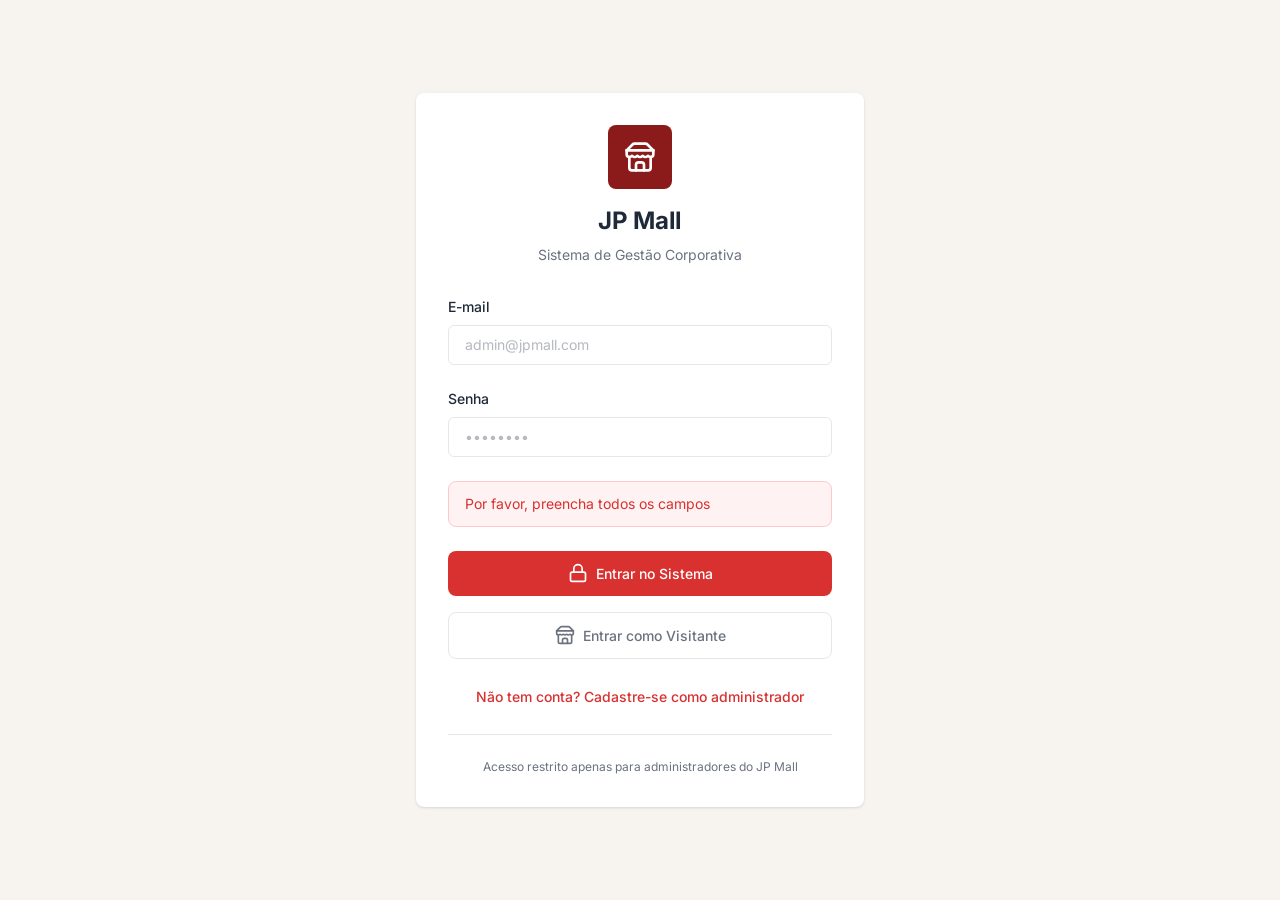
<file: static/index.html>
<!DOCTYPE html>
<html lang=en><!--
 Page saved with SingleFile 
 url: https://line-nacre-94127021.figma.site/ 
 saved date: Fri May 08 2026 23:44:15 GMT-0300 (Hora padrão de Brasília)
-->
<meta charset=utf-8>
<meta name=viewport content="width=device-width, initial-scale=1">
<meta name=color-scheme content="light dark">
<style id=reset-css>
    @layer figreset, figoverridable, reset, theme, base, figutils, components, utilities;

    @layer figoverridable {
        :root {
            font-synthesis: none
        }
    }

    @layer figutils {
        :root {
            --banner-height: 48px;
            --banner-height-v2: 40px;
            --full-height-with-banner: calc(100dvh - var(--banner-height))
        }
    }
</style>
<meta id=meta-1vaaa name=description
    content="Secure admin portal for managing and registering stores with detailed information, enabling streamlined oversight and updates by authorized users.">
<meta id=meta-9m4b79 name=title content="Admin Dashboard Setup">
<meta id=meta-yw3oin name=robots content=noindex>
<meta id=meta-1ab1uk name=twitter:card content=summary_large_image>
<meta id=meta-fnr44y name=twitter:url content=https://line-nacre-94127021.figma.site />
<meta id=meta-4d9isu name=twitter:title content="Admin Dashboard Setup">
<meta id=meta-jx5bp5 name=twitter:description
    content="Secure admin portal for managing and registering stores with detailed information, enabling streamlined oversight and updates by authorized users.">
<meta id=meta-mwcotp property=og:title content="Admin Dashboard Setup">
<meta id=meta-opr1jg property=og:description
    content="Secure admin portal for managing and registering stores with detailed information, enabling streamlined oversight and updates by authorized users.">
<meta id=meta-zfz6ci property=og:type content=website>
<meta id=meta-oncyjb property=og:url content=https://line-nacre-94127021.figma.site />
<meta id=meta-gk9da6 property=og:site_name content="Admin Dashboard Setup">
<title id=title-p42ug0>Admin Dashboard Setup</title>
<style>
    @font-face {
        font-family: "Inter";
        font-style: normal;
        font-weight: 400;
        src: url([data-uri])format("woff2");
        unicode-range: U+0000-00FF, U+0131, U+0152-0153, U+02BB-02BC, U+02C6, U+02DA, U+02DC, U+0304, U+0308, U+0329, U+2000-206F, U+20AC, U+2122, U+2191, U+2193, U+2212, U+2215, U+FEFF, U+FFFD
    }

    @font-face {
        font-family: "Inter";
        font-style: normal;
        font-weight: 500;
        src: url([data-uri])format("woff2");
        unicode-range: U+0000-00FF, U+0131, U+0152-0153, U+02BB-02BC, U+02C6, U+02DA, U+02DC, U+0304, U+0308, U+0329, U+2000-206F, U+20AC, U+2122, U+2191, U+2193, U+2212, U+2215, U+FEFF, U+FFFD
    }

    @font-face {
        font-family: "Inter";
        font-style: normal;
        font-weight: 600;
        src: url([data-uri])format("woff2");
        unicode-range: U+0000-00FF, U+0131, U+0152-0153, U+02BB-02BC, U+02C6, U+02DA, U+02DC, U+0304, U+0308, U+0329, U+2000-206F, U+20AC, U+2122, U+2191, U+2193, U+2212, U+2215, U+FEFF, U+FFFD
    }

    @font-face {
        font-family: "Inter";
        font-style: normal;
        font-weight: 700;
        src: url([data-uri])format("woff2");
        unicode-range: U+0000-00FF, U+0131, U+0152-0153, U+02BB-02BC, U+02C6, U+02DA, U+02DC, U+0304, U+0308, U+0329, U+2000-206F, U+20AC, U+2122, U+2191, U+2193, U+2212, U+2215, U+FEFF, U+FFFD
    }

    /*! tailwindcss v4.1.12 | MIT License | https://tailwindcss.com */
    @layer properties {
        @supports (((-webkit-hyphens:none)) and (not (margin-trim:inline))) or ((-moz-orient:inline) and (not (color:rgb(from red r g b)))) {

            *,
            :before,
            :after,
            ::backdrop {
                --tw-translate-x: 0;
                --tw-translate-y: 0;
                --tw-translate-z: 0;
                --tw-rotate-x: initial;
                --tw-rotate-y: initial;
                --tw-rotate-z: initial;
                --tw-skew-x: initial;
                --tw-skew-y: initial;
                --tw-space-y-reverse: 0;
                --tw-space-x-reverse: 0;
                --tw-border-style: solid;
                --tw-gradient-position: initial;
                --tw-gradient-from: #0000;
                --tw-gradient-via: #0000;
                --tw-gradient-to: #0000;
                --tw-gradient-stops: initial;
                --tw-gradient-via-stops: initial;
                --tw-gradient-from-position: 0%;
                --tw-gradient-via-position: 50%;
                --tw-gradient-to-position: 100%;
                --tw-leading: initial;
                --tw-font-weight: initial;
                --tw-tracking: initial;
                --tw-ordinal: initial;
                --tw-slashed-zero: initial;
                --tw-numeric-figure: initial;
                --tw-numeric-spacing: initial;
                --tw-numeric-fraction: initial;
                --tw-shadow: 0 0#0000;
                --tw-shadow-color: initial;
                --tw-shadow-alpha: 100%;
                --tw-inset-shadow: 0 0#0000;
                --tw-inset-shadow-color: initial;
                --tw-inset-shadow-alpha: 100%;
                --tw-ring-color: initial;
                --tw-ring-shadow: 0 0#0000;
                --tw-inset-ring-color: initial;
                --tw-inset-ring-shadow: 0 0#0000;
                --tw-ring-inset: initial;
                --tw-ring-offset-width: 0px;
                --tw-ring-offset-color: #fff;
                --tw-ring-offset-shadow: 0 0#0000;
                --tw-outline-style: solid;
                --tw-blur: initial;
                --tw-brightness: initial;
                --tw-contrast: initial;
                --tw-grayscale: initial;
                --tw-hue-rotate: initial;
                --tw-invert: initial;
                --tw-opacity: initial;
                --tw-saturate: initial;
                --tw-sepia: initial;
                --tw-drop-shadow: initial;
                --tw-drop-shadow-color: initial;
                --tw-drop-shadow-alpha: 100%;
                --tw-drop-shadow-size: initial;
                --tw-backdrop-blur: initial;
                --tw-backdrop-brightness: initial;
                --tw-backdrop-contrast: initial;
                --tw-backdrop-grayscale: initial;
                --tw-backdrop-hue-rotate: initial;
                --tw-backdrop-invert: initial;
                --tw-backdrop-opacity: initial;
                --tw-backdrop-saturate: initial;
                --tw-backdrop-sepia: initial;
                --tw-duration: initial;
                --tw-ease: initial;
                --tw-content: "";
                --tw-animation-delay: 0s;
                --tw-animation-direction: normal;
                --tw-animation-duration: initial;
                --tw-animation-fill-mode: none;
                --tw-animation-iteration-count: 1;
                --tw-enter-blur: 0;
                --tw-enter-opacity: 1;
                --tw-enter-rotate: 0;
                --tw-enter-scale: 1;
                --tw-enter-translate-x: 0;
                --tw-enter-translate-y: 0;
                --tw-exit-blur: 0;
                --tw-exit-opacity: 1;
                --tw-exit-rotate: 0;
                --tw-exit-scale: 1;
                --tw-exit-translate-x: 0;
                --tw-exit-translate-y: 0
            }
        }
    }

    body {
        font-family: Inter, Roboto, system-ui, -apple-system, BlinkMacSystemFont, Segoe UI, sans-serif;
        font-weight: 400
    }

    h1 {
        letter-spacing: -.01em;
        font-weight: 700
    }

    @layer theme {

        :root,
        :host {
            --font-sans: ui-sans-serif, system-ui, sans-serif, "Apple Color Emoji", "Segoe UI Emoji", "Segoe UI Symbol", "Noto Color Emoji";
            --font-mono: ui-monospace, SFMono-Regular, Menlo, Monaco, Consolas, "Liberation Mono", "Courier New", monospace;
            --color-red-50: oklch(97.1%.013 17.38);
            --color-red-100: oklch(93.6%.032 17.717);
            --color-red-200: oklch(88.5%.062 18.334);
            --color-red-400: oklch(70.4%.191 22.216);
            --color-red-500: oklch(63.7%.237 25.331);
            --color-red-600: oklch(57.7%.245 27.325);
            --color-red-700: oklch(50.5%.213 27.518);
            --color-red-900: oklch(39.6%.141 25.723);
            --color-orange-100: oklch(95.4%.038 75.164);
            --color-orange-400: oklch(75%.183 55.934);
            --color-orange-500: oklch(70.5%.213 47.604);
            --color-orange-600: oklch(64.6%.222 41.116);
            --color-orange-700: oklch(55.3%.195 38.402);
            --color-orange-900: oklch(40.8%.123 38.172);
            --color-yellow-100: oklch(97.3%.071 103.193);
            --color-yellow-400: oklch(85.2%.199 91.936);
            --color-yellow-500: oklch(79.5%.184 86.047);
            --color-yellow-700: oklch(55.4%.135 66.442);
            --color-yellow-900: oklch(42.1%.095 57.708);
            --color-green-50: oklch(98.2%.018 155.826);
            --color-green-100: oklch(96.2%.044 156.743);
            --color-green-200: oklch(92.5%.084 155.995);
            --color-green-400: oklch(79.2%.209 151.711);
            --color-green-500: oklch(72.3%.219 149.579);
            --color-green-600: oklch(62.7%.194 149.214);
            --color-green-700: oklch(52.7%.154 150.069);
            --color-green-900: oklch(39.3%.095 152.535);
            --color-blue-50: oklch(97%.014 254.604);
            --color-blue-400: oklch(70.7%.165 254.624);
            --color-blue-500: oklch(62.3%.214 259.815);
            --color-blue-600: oklch(54.6%.245 262.881);
            --color-blue-700: oklch(48.8%.243 264.376);
            --color-blue-900: oklch(37.9%.146 265.522);
            --color-indigo-100: oklch(93%.034 272.788);
            --color-indigo-600: oklch(51.1%.262 276.966);
            --color-indigo-700: oklch(45.7%.24 277.023);
            --color-purple-50: oklch(97.7%.014 308.299);
            --color-purple-100: oklch(94.6%.033 307.174);
            --color-purple-400: oklch(71.4%.203 305.504);
            --color-purple-700: oklch(49.6%.265 301.924);
            --color-purple-900: oklch(38.1%.176 304.987);
            --color-pink-100: oklch(94.8%.028 342.258);
            --color-gray-50: oklch(98.5%.002 247.839);
            --color-gray-100: oklch(96.7%.003 264.542);
            --color-gray-200: oklch(92.8%.006 264.531);
            --color-gray-300: oklch(87.2%.01 258.338);
            --color-gray-400: oklch(70.7%.022 261.325);
            --color-gray-500: oklch(55.1%.027 264.364);
            --color-gray-600: oklch(44.6%.03 256.802);
            --color-gray-700: oklch(37.3%.034 259.733);
            --color-gray-900: oklch(21%.034 264.665);
            --color-black: #000;
            --color-white: #fff;
            --spacing: .25rem;
            --container-sm: 24rem;
            --container-md: 28rem;
            --container-lg: 32rem;
            --container-xl: 36rem;
            --container-2xl: 42rem;
            --container-3xl: 48rem;
            --container-4xl: 56rem;
            --container-7xl: 80rem;
            --text-xs: .75rem;
            --text-xs--line-height: calc(1/.75);
            --text-sm: .875rem;
            --text-sm--line-height: calc(1.25/.875);
            --text-base: 1rem;
            --text-base--line-height: 1.5;
            --text-lg: 1.125rem;
            --text-lg--line-height: calc(1.75/1.125);
            --text-xl: 1.25rem;
            --text-xl--line-height: calc(1.75/1.25);
            --text-2xl: 1.5rem;
            --text-2xl--line-height: calc(2/1.5);
            --text-3xl: 1.875rem;
            --text-3xl--line-height: 1.2;
            --font-weight-light: 300;
            --font-weight-normal: 400;
            --font-weight-medium: 500;
            --font-weight-semibold: 600;
            --font-weight-bold: 700;
            --tracking-tight: -.025em;
            --tracking-wide: .025em;
            --tracking-wider: .05em;
            --tracking-widest: .1em;
            --leading-relaxed: 1.625;
            --radius-xs: .125rem;
            --ease-in-out: cubic-bezier(.4, 0, .2, 1);
            --animate-spin: spin 1s linear infinite;
            --animate-pulse: pulse 2s cubic-bezier(.4, 0, .6, 1) infinite;
            --blur-sm: 8px;
            --blur-md: 12px;
            --aspect-video: 16/9;
            --default-transition-duration: .15s;
            --default-transition-timing-function: cubic-bezier(.4, 0, .2, 1);
            --default-font-family: var(--font-sans);
            --default-mono-font-family: var(--font-mono);
            --color-border: var(--border)
        }
    }

    @layer base {

        *,
        :after,
        :before,
        ::backdrop {
            box-sizing: border-box;
            border: 0 solid;
            margin: 0;
            padding: 0
        }

        ::file-selector-button {
            box-sizing: border-box;
            border: 0 solid;
            margin: 0;
            padding: 0
        }

        html,
        :host {
            -webkit-text-size-adjust: 100%;
            tab-size: 4;
            line-height: 1.5;
            font-family: var(--default-font-family, ui-sans-serif, system-ui, sans-serif, "Apple Color Emoji", "Segoe UI Emoji", "Segoe UI Symbol", "Noto Color Emoji");
            font-feature-settings: var(--default-font-feature-settings, normal);
            font-variation-settings: var(--default-font-variation-settings, normal);
            -webkit-tap-highlight-color: transparent
        }

        :-moz-focusring {
            outline: auto
        }

        svg {
            vertical-align: middle;
            display: inline-block;
        }

        button,
        input {
            font: inherit;
            font-feature-settings: inherit;
            font-variation-settings: inherit;
            letter-spacing: inherit;
            color: inherit;
            opacity: 1;
            background-color: #0000;
            border-radius: 0
        }

        ::file-selector-button {
            font: inherit;
            font-feature-settings: inherit;
            font-variation-settings: inherit;
            letter-spacing: inherit;
            color: inherit;
            opacity: 1;
            background-color: #0000;
            border-radius: 0
        }

        ::file-selector-button {
            margin-inline-end: 4px
        }

        ::placeholder {
            opacity: 1
        }

        @supports (not ((-webkit-appearance:-apple-pay-button))) or (contain-intrinsic-size:1px) {
            ::placeholder {
                color: currentColor
            }

            @supports (color:color-mix(in lab, red, red)) {
                ::placeholder {
                    color: color-mix(in oklab, currentcolor 50%, transparent)
                }
            }
        }

        ::-webkit-search-decoration {
            -webkit-appearance: none
        }

        ::-webkit-date-and-time-value {
            min-height: 1lh;
            text-align: inherit
        }

        ::-webkit-datetime-edit {
            display: inline-flex
        }

        ::-webkit-datetime-edit-fields-wrapper {
            padding: 0
        }

        ::-webkit-datetime-edit {
            padding-block: 0
        }

        ::-webkit-datetime-edit-year-field {
            padding-block: 0
        }

        ::-webkit-datetime-edit-month-field {
            padding-block: 0
        }

        ::-webkit-datetime-edit-day-field {
            padding-block: 0
        }

        ::-webkit-datetime-edit-hour-field {
            padding-block: 0
        }

        ::-webkit-datetime-edit-minute-field {
            padding-block: 0
        }

        ::-webkit-datetime-edit-second-field {
            padding-block: 0
        }

        ::-webkit-datetime-edit-millisecond-field {
            padding-block: 0
        }

        ::-webkit-datetime-edit-meridiem-field {
            padding-block: 0
        }

        ::-webkit-calendar-picker-indicator {
            line-height: 1
        }

        :-moz-ui-invalid {
            box-shadow: none
        }

        button {
            appearance: button
        }

        ::file-selector-button {
            appearance: button
        }

        ::-webkit-inner-spin-button {
            height: auto
        }

        ::-webkit-outer-spin-button {
            height: auto
        }

        * {
            border-color: var(--border);
            outline-color: var(--ring)
        }

        @supports (color:color-mix(in lab, red, red)) {
            * {
                outline-color: color-mix(in oklab, var(--ring) 50%, transparent)
            }
        }

        body {
            background-color: var(--background)
        }

        html {
            font-size: var(--font-size)
        }

        p,
        body {
            color: #6b7280;
            font-size: 16px;
            font-weight: 400;
            line-height: 1.7
        }

        button {
            font-size: 14px;
            line-height: 1.5
        }

        input {
            font-size: 14px;
            font-weight: 400;
            line-height: 1.5
        }
    }

    @layer components;

    @layer utilities {
        .pointer-events-none {
            pointer-events: none
        }

        .fixed {
            position: fixed
        }

        .top-20 {
            top: calc(var(--spacing)*20)
        }

        .right-8 {
            right: calc(var(--spacing)*8)
        }

        .z-\[9999\] {
            z-index: 9999
        }

        .mt-4 {
            margin-top: calc(var(--spacing)*4)
        }

        .mt-6 {
            margin-top: calc(var(--spacing)*6)
        }

        .mb-2 {
            margin-bottom: calc(var(--spacing)*2)
        }

        .mb-4 {
            margin-bottom: calc(var(--spacing)*4)
        }

        .mb-8 {
            margin-bottom: calc(var(--spacing)*8)
        }

        .block {
            display: block
        }

        .flex {
            display: flex
        }

        .inline-flex {
            display: inline-flex
        }

        .size-full {
            width: 100%;
            height: 100%
        }

        .h-5 {
            height: calc(var(--spacing)*5)
        }

        .h-8 {
            height: calc(var(--spacing)*8)
        }

        .h-10 {
            height: calc(var(--spacing)*10)
        }

        .h-16 {
            height: calc(var(--spacing)*16)
        }

        .min-h-\[44px\] {
            min-height: 44px
        }

        .min-h-screen {
            min-height: 100vh
        }

        .w-5 {
            width: calc(var(--spacing)*5)
        }

        .w-8 {
            width: calc(var(--spacing)*8)
        }

        .w-16 {
            width: calc(var(--spacing)*16)
        }

        .w-full {
            width: 100%
        }

        .max-w-md {
            max-width: var(--container-md)
        }

        .flex-col {
            flex-direction: column
        }

        .items-center {
            align-items: center
        }

        .justify-center {
            justify-content: center
        }

        .gap-2 {
            gap: calc(var(--spacing)*2)
        }

        .gap-3 {
            gap: calc(var(--spacing)*3)
        }

        :where(.space-y-6>:not(:last-child)) {
            --tw-space-y-reverse: 0;
            margin-block-start: calc(calc(var(--spacing)*6)*var(--tw-space-y-reverse));
            margin-block-end: calc(calc(var(--spacing)*6)*calc(1 - var(--tw-space-y-reverse)))
        }

        .rounded-lg {
            border-radius: var(--radius)
        }

        .rounded-md {
            border-radius: calc(var(--radius) - 2px)
        }

        .border {
            border-style: var(--tw-border-style);
            border-width: 1px
        }

        .border-t {
            border-top-style: var(--tw-border-style);
            border-top-width: 1px
        }

        .border-\[\#E5E7EB\] {
            border-color: #e5e7eb
        }

        .border-border {
            border-color: var(--border)
        }

        .border-red-200 {
            border-color: var(--color-red-200)
        }

        .bg-\[\#8B1A1A\] {
            background-color: #8b1a1a
        }

        .bg-\[\#D93030\] {
            background-color: #d93030
        }

        .bg-\[\#F7F4EF\] {
            background-color: #f7f4ef
        }

        .bg-card {
            background-color: var(--card)
        }

        .bg-red-50 {
            background-color: var(--color-red-50)
        }

        .bg-white {
            background-color: var(--color-white)
        }

        .p-4 {
            padding: calc(var(--spacing)*4)
        }

        .p-8 {
            padding: calc(var(--spacing)*8)
        }

        .px-4 {
            padding-inline: calc(var(--spacing)*4)
        }

        .py-3 {
            padding-block: calc(var(--spacing)*3)
        }

        .pt-6 {
            padding-top: calc(var(--spacing)*6)
        }

        .text-center {
            text-align: center
        }

        .text-2xl {
            font-size: var(--text-2xl);
            line-height: var(--tw-leading, var(--text-2xl--line-height))
        }

        .text-sm {
            font-size: var(--text-sm);
            line-height: var(--tw-leading, var(--text-sm--line-height))
        }

        .text-xs {
            font-size: var(--text-xs);
            line-height: var(--tw-leading, var(--text-xs--line-height))
        }

        .font-bold {
            --tw-font-weight: var(--font-weight-bold)
        }

        .font-medium {
            --tw-font-weight: var(--font-weight-medium);
            font-weight: var(--font-weight-medium)
        }

        .text-\[\#1F2937\] {
            color: #1f2937
        }

        .text-\[\#6B7280\] {
            color: #6b7280
        }

        .text-\[\#D93030\] {
            color: #d93030
        }

        .text-foreground {
            color: var(--foreground)
        }

        .text-white {
            color: var(--color-white)
        }

        .shadow-sm {
            --tw-shadow: 0 1px 3px 0 var(--tw-shadow-color, #0000001a), 0 1px 2px -1px var(--tw-shadow-color, #0000001a);
            box-shadow: var(--tw-inset-shadow), var(--tw-inset-ring-shadow), var(--tw-ring-offset-shadow), var(--tw-ring-shadow), var(--tw-shadow)
        }

        .transition {
            transition-property: color, background-color, border-color, outline-color, text-decoration-color, fill, stroke, --tw-gradient-from, --tw-gradient-via, --tw-gradient-to, opacity, box-shadow, transform, translate, scale, rotate, filter, -webkit-backdrop-filter, backdrop-filter, display, visibility, content-visibility, overlay, pointer-events;
            transition-timing-function: var(--tw-ease, var(--default-transition-timing-function));
            transition-duration: var(--tw-duration, var(--default-transition-duration))
        }

        .group-focus-within\/menu-item\:opacity-100:is(:where(.group\/menu-item):focus-within *) {
            opacity: 1
        }

        @media (hover:hover) {
            .group-hover\:visible:is(:where(.group):hover *) {
                visibility: visible
            }

            .group-hover\:bg-\[\#D93030\]\/15:is(:where(.group):hover *) {
                background-color: #d9303026
            }

            .group-hover\:opacity-100:is(:where(.group):hover *),
            .group-hover\/menu-item\:opacity-100:is(:where(.group\/menu-item):hover *) {
                opacity: 1
            }
        }

        @media (hover:hover) {
            .peer-hover\/menu-button\:text-sidebar-accent-foreground:is(:where(.peer\/menu-button):hover~*) {
                color: var(--sidebar-accent-foreground)
            }
        }

        .peer-disabled\:cursor-not-allowed:is(:where(.peer):disabled~*) {
            cursor: not-allowed
        }

        .peer-disabled\:opacity-50:is(:where(.peer):disabled~*) {
            opacity: .5
        }

        .selection\:bg-primary ::selection {
            background-color: var(--primary)
        }

        .selection\:bg-primary::selection {
            background-color: var(--primary)
        }

        .selection\:text-primary-foreground ::selection {
            color: var(--primary-foreground)
        }

        .selection\:text-primary-foreground::selection {
            color: var(--primary-foreground)
        }

        .file\:inline-flex::file-selector-button {
            display: inline-flex
        }

        .file\:h-7::file-selector-button {
            height: calc(var(--spacing)*7)
        }

        .file\:border-0::file-selector-button {
            border-style: var(--tw-border-style);
            border-width: 0
        }

        .file\:bg-transparent::file-selector-button {
            background-color: #0000
        }

        .file\:text-sm::file-selector-button {
            font-size: var(--text-sm);
            line-height: var(--tw-leading, var(--text-sm--line-height))
        }

        .file\:font-medium::file-selector-button {
            --tw-font-weight: var(--font-weight-medium);
            font-weight: var(--font-weight-medium)
        }

        .file\:text-foreground::file-selector-button {
            color: var(--foreground)
        }

        .placeholder\:text-\[\#9CA3AF\]::placeholder {
            color: #9ca3af
        }

        .placeholder\:text-muted-foreground::placeholder {
            color: var(--muted-foreground)
        }

        .after\:absolute:after {
            content: var(--tw-content);
            position: absolute
        }

        .after\:-inset-2:after {
            content: var(--tw-content);
            inset: calc(var(--spacing)*-2)
        }

        .after\:inset-y-0:after {
            content: var(--tw-content);
            inset-block: calc(var(--spacing)*0)
        }

        .after\:left-1\/2:after {
            content: var(--tw-content);
            left: 50%
        }

        .after\:w-1:after {
            content: var(--tw-content);
            width: calc(var(--spacing)*1)
        }

        .after\:w-\[2px\]:after {
            content: var(--tw-content);
            width: 2px
        }

        .after\:-translate-x-1\/2:after {
            content: var(--tw-content);
            --tw-translate-x: -50%;
            translate: var(--tw-translate-x) var(--tw-translate-y)
        }

        .group-data-\[collapsible\=offcanvas\]\:after\:left-full:is(:where(.group)[data-collapsible=offcanvas] *):after {
            content: var(--tw-content);
            left: 100%
        }

        .focus-within\:relative:focus-within {
            position: relative
        }

        .focus-within\:z-20:focus-within {
            z-index: 20
        }

        @media (hover:hover) {
            .hover\:border-\[\#6B6660\]:hover {
                border-color: #6b6660
            }

            .hover\:border-\[\#6B7280\]:hover {
                border-color: #6b7280
            }

            .hover\:border-\[\#B91C1C\]:hover {
                border-color: #b91c1c
            }

            .hover\:border-\[\#D1D5DB\]:hover {
                border-color: #d1d5db
            }

            .hover\:border-\[\#D93030\]:hover {
                border-color: #d93030
            }

            .hover\:border-gray-300:hover {
                border-color: var(--color-gray-300)
            }

            .hover\:bg-\[\#2E6BDA\]:hover {
                background-color: #2e6bda
            }

            .hover\:bg-\[\#10B981\]\/20:hover {
                background-color: #10b98133
            }

            .hover\:bg-\[\#059669\]:hover {
                background-color: #059669
            }

            .hover\:bg-\[\#C8A882\]\/10:hover {
                background-color: #c8a8821a
            }

            .hover\:bg-\[\#C8A882\]\/20:hover {
                background-color: #c8a88233
            }

            .hover\:bg-\[\#D3D1C7\]:hover {
                background-color: #d3d1c7
            }

            .hover\:bg-\[\#D93030\]\/10:hover {
                background-color: #d930301a
            }

            .hover\:bg-\[\#DC2626\]:hover {
                background-color: #dc2626
            }

            .hover\:bg-\[\#F9F6F2\]:hover {
                background-color: #f9f6f2
            }

            .hover\:bg-\[\#F9FAFB\]:hover {
                background-color: #f9fafb
            }

            .hover\:bg-\[\#F59E0B\]\/20:hover {
                background-color: #f59e0b33
            }

            .hover\:bg-\[\#FEF2F2\]:hover {
                background-color: #fef2f2
            }

            .hover\:bg-\[\#b92828\]:hover {
                background-color: #b92828
            }

            .hover\:bg-accent:hover {
                background-color: var(--accent)
            }

            .hover\:bg-background\/30:hover {
                background-color: var(--background)
            }

            @supports (color:color-mix(in lab, red, red)) {
                .hover\:bg-background\/30:hover {
                    background-color: color-mix(in oklab, var(--background) 30%, transparent)
                }
            }

            .hover\:bg-card:hover,
            .hover\:bg-card\/10:hover {
                background-color: var(--card)
            }

            @supports (color:color-mix(in lab, red, red)) {
                .hover\:bg-card\/10:hover {
                    background-color: color-mix(in oklab, var(--card) 10%, transparent)
                }
            }

            .hover\:bg-destructive\/90:hover {
                background-color: var(--destructive)
            }

            @supports (color:color-mix(in lab, red, red)) {
                .hover\:bg-destructive\/90:hover {
                    background-color: color-mix(in oklab, var(--destructive) 90%, transparent)
                }
            }

            .hover\:bg-gray-100:hover {
                background-color: var(--color-gray-100)
            }

            .hover\:bg-indigo-700:hover {
                background-color: var(--color-indigo-700)
            }

            .hover\:bg-muted:hover,
            .hover\:bg-muted\/50:hover {
                background-color: var(--muted)
            }

            @supports (color:color-mix(in lab, red, red)) {
                .hover\:bg-muted\/50:hover {
                    background-color: color-mix(in oklab, var(--muted) 50%, transparent)
                }
            }

            .hover\:bg-primary:hover,
            .hover\:bg-primary\/90:hover {
                background-color: var(--primary)
            }

            @supports (color:color-mix(in lab, red, red)) {
                .hover\:bg-primary\/90:hover {
                    background-color: color-mix(in oklab, var(--primary) 90%, transparent)
                }
            }

            .hover\:bg-red-50:hover {
                background-color: var(--color-red-50)
            }

            .hover\:bg-secondary:hover,
            .hover\:bg-secondary\/80:hover {
                background-color: var(--secondary)
            }

            @supports (color:color-mix(in lab, red, red)) {
                .hover\:bg-secondary\/80:hover {
                    background-color: color-mix(in oklab, var(--secondary) 80%, transparent)
                }
            }

            .hover\:bg-sidebar-accent:hover {
                background-color: var(--sidebar-accent)
            }

            .hover\:bg-white\/10:hover {
                background-color: #ffffff1a
            }

            @supports (color:color-mix(in lab, red, red)) {
                .hover\:bg-white\/10:hover {
                    background-color: color-mix(in oklab, var(--color-white) 10%, transparent)
                }
            }

            .hover\:text-\[\#1F2937\]:hover {
                color: #1f2937
            }

            .hover\:text-\[\#2E6BDA\]:hover {
                color: #2e6bda
            }

            .hover\:text-\[\#D93030\]:hover {
                color: #d93030
            }

            .hover\:text-\[\#DC2626\]:hover {
                color: #dc2626
            }

            .hover\:text-\[\#EF4444\]:hover {
                color: #ef4444
            }

            .hover\:text-\[\#b92828\]:hover {
                color: #b92828
            }

            .hover\:text-accent-foreground:hover {
                color: var(--accent-foreground)
            }

            .hover\:text-foreground:hover {
                color: var(--foreground)
            }

            .hover\:text-muted-foreground:hover {
                color: var(--muted-foreground)
            }

            .hover\:text-primary-foreground:hover {
                color: var(--primary-foreground)
            }

            .hover\:text-primary\/80:hover {
                color: var(--primary)
            }

            @supports (color:color-mix(in lab, red, red)) {
                .hover\:text-primary\/80:hover {
                    color: color-mix(in oklab, var(--primary) 80%, transparent)
                }
            }

            .hover\:text-ring:hover {
                color: var(--ring)
            }

            .hover\:text-sidebar-accent-foreground:hover {
                color: var(--sidebar-accent-foreground)
            }

            .hover\:text-white:hover {
                color: var(--color-white)
            }

            .hover\:underline:hover {
                text-decoration-line: underline
            }

            .hover\:opacity-100:hover {
                opacity: 1
            }

            .hover\:shadow-\[0_0_0_1px_hsl\(var\(--sidebar-accent\)\)\]:hover {
                --tw-shadow: 0 0 0 1px var(--tw-shadow-color, hsl(var(--sidebar-accent)));
                box-shadow: var(--tw-inset-shadow), var(--tw-inset-ring-shadow), var(--tw-ring-offset-shadow), var(--tw-ring-shadow), var(--tw-shadow)
            }

            .hover\:shadow-lg:hover {
                --tw-shadow: 0 10px 15px -3px var(--tw-shadow-color, #0000001a), 0 4px 6px -4px var(--tw-shadow-color, #0000001a);
                box-shadow: var(--tw-inset-shadow), var(--tw-inset-ring-shadow), var(--tw-ring-offset-shadow), var(--tw-ring-shadow), var(--tw-shadow)
            }

            .hover\:shadow-md:hover {
                --tw-shadow: 0 4px 6px -1px var(--tw-shadow-color, #0000001a), 0 2px 4px -2px var(--tw-shadow-color, #0000001a);
                box-shadow: var(--tw-inset-shadow), var(--tw-inset-ring-shadow), var(--tw-ring-offset-shadow), var(--tw-ring-shadow), var(--tw-shadow)
            }

            .hover\:shadow-sm:hover {
                --tw-shadow: 0 1px 3px 0 var(--tw-shadow-color, #0000001a), 0 1px 2px -1px var(--tw-shadow-color, #0000001a);
                box-shadow: var(--tw-inset-shadow), var(--tw-inset-ring-shadow), var(--tw-ring-offset-shadow), var(--tw-ring-shadow), var(--tw-shadow)
            }

            .hover\:ring-4:hover {
                --tw-ring-shadow: var(--tw-ring-inset, )0 0 0 calc(4px + var(--tw-ring-offset-width)) var(--tw-ring-color, currentcolor);
                box-shadow: var(--tw-inset-shadow), var(--tw-inset-ring-shadow), var(--tw-ring-offset-shadow), var(--tw-ring-shadow), var(--tw-shadow)
            }

            .hover\:group-data-\[collapsible\=offcanvas\]\:bg-sidebar:hover:is(:where(.group)[data-collapsible=offcanvas] *) {
                background-color: var(--sidebar)
            }

            .hover\:after\:bg-sidebar-border:hover:after {
                content: var(--tw-content);
                background-color: var(--sidebar-border)
            }
        }

        .focus\:z-10:focus {
            z-index: 10
        }

        .focus\:border-\[\#2E6BDA\]:focus {
            border-color: #2e6bda
        }

        .focus\:border-\[\#10B981\]:focus {
            border-color: #10b981
        }

        .focus\:border-\[\#B91C1C\]:focus {
            border-color: #b91c1c
        }

        .focus\:border-\[\#D93030\]:focus {
            border-color: #d93030
        }

        .focus\:border-transparent:focus {
            border-color: #0000
        }

        .focus\:bg-accent:focus {
            background-color: var(--accent)
        }

        .focus\:bg-primary:focus {
            background-color: var(--primary)
        }

        .focus\:bg-white:focus {
            background-color: var(--color-white)
        }

        .focus\:text-accent-foreground:focus {
            color: var(--accent-foreground)
        }

        .focus\:text-primary-foreground:focus {
            color: var(--primary-foreground)
        }

        .focus\:ring-1:focus {
            --tw-ring-shadow: var(--tw-ring-inset, )0 0 0 calc(1px + var(--tw-ring-offset-width)) var(--tw-ring-color, currentcolor);
            box-shadow: var(--tw-inset-shadow), var(--tw-inset-ring-shadow), var(--tw-ring-offset-shadow), var(--tw-ring-shadow), var(--tw-shadow)
        }

        .focus\:ring-2:focus {
            --tw-ring-shadow: var(--tw-ring-inset, )0 0 0 calc(2px + var(--tw-ring-offset-width)) var(--tw-ring-color, currentcolor);
            box-shadow: var(--tw-inset-shadow), var(--tw-inset-ring-shadow), var(--tw-ring-offset-shadow), var(--tw-ring-shadow), var(--tw-shadow)
        }

        .focus\:ring-\[\#2E6BDA\]\/20:focus {
            --tw-ring-color: oklab(55.1419% -.0279253-.17967/.2)
        }

        .focus\:ring-\[\#10B981\]\/20:focus {
            --tw-ring-color: oklab(69.5873% -.142158 .044878/.2)
        }

        .focus\:ring-\[\#B91C1C\]:focus {
            --tw-ring-color: #b91c1c
        }

        .focus\:ring-\[\#B91C1C\]\/20:focus {
            --tw-ring-color: oklab(50.542%.168942 .0880134/.2)
        }

        .focus\:ring-\[\#D93030\]:focus {
            --tw-ring-color: #d93030
        }

        .focus\:ring-\[\#D93030\]\/20:focus {
            --tw-ring-color: oklab(57.9522%.18349 .0913216/.2)
        }

        .focus\:ring-ring:focus {
            --tw-ring-color: var(--ring)
        }

        .focus\:ring-offset-2:focus {
            --tw-ring-offset-width: 2px;
            --tw-ring-offset-shadow: var(--tw-ring-inset, )0 0 0 var(--tw-ring-offset-width) var(--tw-ring-offset-color)
        }

        .focus\:outline-hidden:focus {
            --tw-outline-style: none;
            outline-style: none
        }

        @media (forced-colors:active) {
            .focus\:outline-hidden:focus {
                outline-offset: 2px;
                outline: 2px solid #0000
            }
        }

        .focus\:outline-none:focus {
            --tw-outline-style: none;
            outline-style: none
        }

        .focus-visible\:z-10:focus-visible {
            z-index: 10
        }

        .focus-visible\:border-ring:focus-visible {
            border-color: var(--ring)
        }

        .focus-visible\:ring-1:focus-visible {
            --tw-ring-shadow: var(--tw-ring-inset, )0 0 0 calc(1px + var(--tw-ring-offset-width)) var(--tw-ring-color, currentcolor);
            box-shadow: var(--tw-inset-shadow), var(--tw-inset-ring-shadow), var(--tw-ring-offset-shadow), var(--tw-ring-shadow), var(--tw-shadow)
        }

        .focus-visible\:ring-2:focus-visible {
            --tw-ring-shadow: var(--tw-ring-inset, )0 0 0 calc(2px + var(--tw-ring-offset-width)) var(--tw-ring-color, currentcolor);
            box-shadow: var(--tw-inset-shadow), var(--tw-inset-ring-shadow), var(--tw-ring-offset-shadow), var(--tw-ring-shadow), var(--tw-shadow)
        }

        .focus-visible\:ring-4:focus-visible {
            --tw-ring-shadow: var(--tw-ring-inset, )0 0 0 calc(4px + var(--tw-ring-offset-width)) var(--tw-ring-color, currentcolor);
            box-shadow: var(--tw-inset-shadow), var(--tw-inset-ring-shadow), var(--tw-ring-offset-shadow), var(--tw-ring-shadow), var(--tw-shadow)
        }

        .focus-visible\:ring-\[3px\]:focus-visible {
            --tw-ring-shadow: var(--tw-ring-inset, )0 0 0 calc(3px + var(--tw-ring-offset-width)) var(--tw-ring-color, currentcolor);
            box-shadow: var(--tw-inset-shadow), var(--tw-inset-ring-shadow), var(--tw-ring-offset-shadow), var(--tw-ring-shadow), var(--tw-shadow)
        }

        .focus-visible\:ring-destructive\/20:focus-visible {
            --tw-ring-color: var(--destructive)
        }

        @supports (color:color-mix(in lab, red, red)) {
            .focus-visible\:ring-destructive\/20:focus-visible {
                --tw-ring-color: color-mix(in oklab, var(--destructive) 20%, transparent)
            }
        }

        .focus-visible\:ring-ring:focus-visible,
        .focus-visible\:ring-ring\/50:focus-visible {
            --tw-ring-color: var(--ring)
        }

        @supports (color:color-mix(in lab, red, red)) {
            .focus-visible\:ring-ring\/50:focus-visible {
                --tw-ring-color: color-mix(in oklab, var(--ring) 50%, transparent)
            }
        }

        .focus-visible\:ring-offset-1:focus-visible {
            --tw-ring-offset-width: 1px;
            --tw-ring-offset-shadow: var(--tw-ring-inset, )0 0 0 var(--tw-ring-offset-width) var(--tw-ring-offset-color)
        }

        .focus-visible\:outline-hidden:focus-visible {
            --tw-outline-style: none;
            outline-style: none
        }

        @media (forced-colors:active) {
            .focus-visible\:outline-hidden:focus-visible {
                outline-offset: 2px;
                outline: 2px solid #0000
            }
        }

        .focus-visible\:outline:focus-visible,
        .focus-visible\:outline-1:focus-visible {
            outline-style: var(--tw-outline-style);
            outline-width: 1px
        }

        .focus-visible\:outline-2:focus-visible {
            outline-style: var(--tw-outline-style);
            outline-width: 2px
        }

        .focus-visible\:outline-ring:focus-visible,
        .focus-visible\:outline-ring\/70:focus-visible {
            outline-color: var(--ring)
        }

        @supports (color:color-mix(in lab, red, red)) {
            .focus-visible\:outline-ring\/70:focus-visible {
                outline-color: color-mix(in oklab, var(--ring) 70%, transparent)
            }
        }

        .active\:bg-\[\#F3F4F6\]:active {
            background-color: #f3f4f6
        }

        .active\:bg-sidebar-accent:active {
            background-color: var(--sidebar-accent)
        }

        .active\:text-sidebar-accent-foreground:active {
            color: var(--sidebar-accent-foreground)
        }

        .disabled\:pointer-events-none:disabled {
            pointer-events: none
        }

        .disabled\:cursor-not-allowed:disabled {
            cursor: not-allowed
        }

        .disabled\:opacity-50:disabled {
            opacity: .5
        }

        .has-disabled\:opacity-50:has(:disabled) {
            opacity: .5
        }

        @media (hover:hover) {
            .data-\[active\=true\]\:hover\:bg-accent[data-active=true]:hover {
                background-color: var(--accent)
            }
        }

        .data-\[active\=true\]\:focus\:bg-accent[data-active=true]:focus {
            background-color: var(--accent)
        }

        .data-\[panel-group-direction\=vertical\]\:after\:left-0[data-panel-group-direction=vertical]:after {
            content: var(--tw-content);
            left: calc(var(--spacing)*0)
        }

        .data-\[panel-group-direction\=vertical\]\:after\:h-1[data-panel-group-direction=vertical]:after {
            content: var(--tw-content);
            height: calc(var(--spacing)*1)
        }

        .data-\[panel-group-direction\=vertical\]\:after\:w-full[data-panel-group-direction=vertical]:after {
            content: var(--tw-content);
            width: 100%
        }

        .data-\[panel-group-direction\=vertical\]\:after\:translate-x-0[data-panel-group-direction=vertical]:after {
            content: var(--tw-content);
            --tw-translate-x: calc(var(--spacing)*0);
            translate: var(--tw-translate-x) var(--tw-translate-y)
        }

        .data-\[panel-group-direction\=vertical\]\:after\:-translate-y-1\/2[data-panel-group-direction=vertical]:after {
            content: var(--tw-content);
            --tw-translate-y: -50%;
            translate: var(--tw-translate-x) var(--tw-translate-y)
        }

        :is(.\*\*\:data-\[slot\=navigation-menu-link\]\:focus\:ring-0 *)[data-slot=navigation-menu-link]:focus {
            --tw-ring-shadow: var(--tw-ring-inset, )0 0 0 calc(0px + var(--tw-ring-offset-width)) var(--tw-ring-color, currentcolor);
            box-shadow: var(--tw-inset-shadow), var(--tw-inset-ring-shadow), var(--tw-ring-offset-shadow), var(--tw-ring-shadow), var(--tw-shadow)
        }

        :is(.\*\*\:data-\[slot\=navigation-menu-link\]\:focus\:outline-none *)[data-slot=navigation-menu-link]:focus {
            --tw-outline-style: none;
            outline-style: none
        }

        @media (hover:hover) {
            .data-\[state\=open\]\:hover\:bg-accent[data-state=open]:hover {
                background-color: var(--accent)
            }

            .data-\[state\=open\]\:hover\:bg-sidebar-accent[data-state=open]:hover {
                background-color: var(--sidebar-accent)
            }

            .data-\[state\=open\]\:hover\:text-sidebar-accent-foreground[data-state=open]:hover {
                color: var(--sidebar-accent-foreground)
            }
        }

        .data-\[state\=open\]\:focus\:bg-accent[data-state=open]:focus {
            background-color: var(--accent)
        }

        .data-\[variant\=destructive\]\:focus\:bg-destructive\/10[data-variant=destructive]:focus {
            background-color: var(--destructive)
        }

        @supports (color:color-mix(in lab, red, red)) {
            .data-\[variant\=destructive\]\:focus\:bg-destructive\/10[data-variant=destructive]:focus {
                background-color: color-mix(in oklab, var(--destructive) 10%, transparent)
            }
        }

        .data-\[variant\=destructive\]\:focus\:text-destructive[data-variant=destructive]:focus {
            color: var(--destructive)
        }

        @media (min-width:48rem) {
            .md\:after\:hidden:after {
                content: var(--tw-content);
                display: none
            }
        }

        @media (hover:hover) {
            .dark\:group-hover\:bg-\[\#dc2626\]\/30:is(.dark *):is(:where(.group):hover *) {
                background-color: #dc26264d
            }
        }

        .dark\:placeholder\:text-gray-500:is(.dark *)::placeholder {
            color: var(--color-gray-500)
        }

        @media (hover:hover) {
            .dark\:hover\:border-\[\#dc2626\]:is(.dark *):hover {
                border-color: #dc2626
            }

            .dark\:hover\:border-white\/20:is(.dark *):hover {
                border-color: #fff3
            }

            @supports (color:color-mix(in lab, red, red)) {
                .dark\:hover\:border-white\/20:is(.dark *):hover {
                    border-color: color-mix(in oklab, var(--color-white) 20%, transparent)
                }
            }

            .dark\:hover\:border-white\/30:is(.dark *):hover {
                border-color: #ffffff4d
            }

            @supports (color:color-mix(in lab, red, red)) {
                .dark\:hover\:border-white\/30:is(.dark *):hover {
                    border-color: color-mix(in oklab, var(--color-white) 30%, transparent)
                }
            }

            .dark\:hover\:bg-\[\#C8A882\]\/15:is(.dark *):hover {
                background-color: #c8a88226
            }

            .dark\:hover\:bg-\[\#C8A882\]\/20:is(.dark *):hover {
                background-color: #c8a88233
            }

            .dark\:hover\:bg-\[\#b91c1c\]:is(.dark *):hover {
                background-color: #b91c1c
            }

            .dark\:hover\:bg-\[\#dc2626\]\/20:is(.dark *):hover {
                background-color: #dc262633
            }

            .dark\:hover\:bg-accent\/50:is(.dark *):hover {
                background-color: var(--accent)
            }

            @supports (color:color-mix(in lab, red, red)) {
                .dark\:hover\:bg-accent\/50:is(.dark *):hover {
                    background-color: color-mix(in oklab, var(--accent) 50%, transparent)
                }
            }

            .dark\:hover\:bg-green-700:is(.dark *):hover {
                background-color: var(--color-green-700)
            }

            .dark\:hover\:bg-green-900\/40:is(.dark *):hover {
                background-color: #0d542b66
            }

            @supports (color:color-mix(in lab, red, red)) {
                .dark\:hover\:bg-green-900\/40:is(.dark *):hover {
                    background-color: color-mix(in oklab, var(--color-green-900) 40%, transparent)
                }
            }

            .dark\:hover\:bg-input\/50:is(.dark *):hover {
                background-color: var(--input)
            }

            @supports (color:color-mix(in lab, red, red)) {
                .dark\:hover\:bg-input\/50:is(.dark *):hover {
                    background-color: color-mix(in oklab, var(--input) 50%, transparent)
                }
            }

            .dark\:hover\:bg-red-900\/20:is(.dark *):hover {
                background-color: #82181a33
            }

            @supports (color:color-mix(in lab, red, red)) {
                .dark\:hover\:bg-red-900\/20:is(.dark *):hover {
                    background-color: color-mix(in oklab, var(--color-red-900) 20%, transparent)
                }
            }

            .dark\:hover\:bg-white\/5:is(.dark *):hover {
                background-color: #ffffff0d
            }

            @supports (color:color-mix(in lab, red, red)) {
                .dark\:hover\:bg-white\/5:is(.dark *):hover {
                    background-color: color-mix(in oklab, var(--color-white) 5%, transparent)
                }
            }

            .dark\:hover\:bg-yellow-900\/40:is(.dark *):hover {
                background-color: #733e0a66
            }

            @supports (color:color-mix(in lab, red, red)) {
                .dark\:hover\:bg-yellow-900\/40:is(.dark *):hover {
                    background-color: color-mix(in oklab, var(--color-yellow-900) 40%, transparent)
                }
            }

            .dark\:hover\:text-\[\#2E6BDA\]:is(.dark *):hover {
                color: #2e6bda
            }

            .dark\:hover\:text-\[\#b91c1c\]:is(.dark *):hover {
                color: #b91c1c
            }

            .dark\:hover\:text-\[\#dc2626\]:is(.dark *):hover {
                color: #dc2626
            }

            .dark\:hover\:text-red-400:is(.dark *):hover {
                color: var(--color-red-400)
            }

            .dark\:hover\:text-white:is(.dark *):hover {
                color: var(--color-white)
            }

            .dark\:hover\:shadow-\[0_8px_24px_rgba\(34\,197\,94\,0\.2\)\]:is(.dark *):hover {
                --tw-shadow: 0 8px 24px var(--tw-shadow-color, #22c55e33);
                box-shadow: var(--tw-inset-shadow), var(--tw-inset-ring-shadow), var(--tw-ring-offset-shadow), var(--tw-ring-shadow), var(--tw-shadow)
            }

            .dark\:hover\:shadow-\[0_8px_24px_rgba\(200\,168\,130\,0\.2\)\]:is(.dark *):hover {
                --tw-shadow: 0 8px 24px var(--tw-shadow-color, #c8a88233);
                box-shadow: var(--tw-inset-shadow), var(--tw-inset-ring-shadow), var(--tw-ring-offset-shadow), var(--tw-ring-shadow), var(--tw-shadow)
            }

            .dark\:hover\:shadow-\[0_8px_24px_rgba\(220\,38\,38\,0\.2\)\]:is(.dark *):hover {
                --tw-shadow: 0 8px 24px var(--tw-shadow-color, #dc262633);
                box-shadow: var(--tw-inset-shadow), var(--tw-inset-ring-shadow), var(--tw-ring-offset-shadow), var(--tw-ring-shadow), var(--tw-shadow)
            }

            .dark\:hover\:shadow-\[0_8px_24px_rgba\(249\,115\,22\,0\.2\)\]:is(.dark *):hover {
                --tw-shadow: 0 8px 24px var(--tw-shadow-color, #f9731633);
                box-shadow: var(--tw-inset-shadow), var(--tw-inset-ring-shadow), var(--tw-ring-offset-shadow), var(--tw-ring-shadow), var(--tw-shadow)
            }
        }

        .dark\:focus\:border-\[\#dc2626\]:is(.dark *):focus {
            border-color: #dc2626
        }

        .dark\:focus\:border-green-500:is(.dark *):focus {
            border-color: var(--color-green-500)
        }

        .dark\:focus\:bg-black\/60:is(.dark *):focus {
            background-color: #0009
        }

        @supports (color:color-mix(in lab, red, red)) {
            .dark\:focus\:bg-black\/60:is(.dark *):focus {
                background-color: color-mix(in oklab, var(--color-black) 60%, transparent)
            }
        }

        .dark\:focus\:ring-\[\#dc2626\]:is(.dark *):focus {
            --tw-ring-color: #dc2626
        }

        .dark\:focus\:ring-\[\#dc2626\]\/20:is(.dark *):focus {
            --tw-ring-color: oklab(57.7099%.191149 .0987651/.2)
        }

        .dark\:focus\:ring-green-500\/20:is(.dark *):focus {
            --tw-ring-color: #00c75833
        }

        @supports (color:color-mix(in lab, red, red)) {
            .dark\:focus\:ring-green-500\/20:is(.dark *):focus {
                --tw-ring-color: color-mix(in oklab, var(--color-green-500) 20%, transparent)
            }
        }

        .dark\:focus-visible\:ring-destructive\/40:is(.dark *):focus-visible {
            --tw-ring-color: var(--destructive)
        }

        @supports (color:color-mix(in lab, red, red)) {
            .dark\:focus-visible\:ring-destructive\/40:is(.dark *):focus-visible {
                --tw-ring-color: color-mix(in oklab, var(--destructive) 40%, transparent)
            }
        }

        .dark\:active\:bg-white\/10:is(.dark *):active {
            background-color: #ffffff1a
        }

        @supports (color:color-mix(in lab, red, red)) {
            .dark\:active\:bg-white\/10:is(.dark *):active {
                background-color: color-mix(in oklab, var(--color-white) 10%, transparent)
            }
        }

        .dark\:data-\[variant\=destructive\]\:focus\:bg-destructive\/20:is(.dark *)[data-variant=destructive]:focus {
            background-color: var(--destructive)
        }

        @supports (color:color-mix(in lab, red, red)) {
            .dark\:data-\[variant\=destructive\]\:focus\:bg-destructive\/20:is(.dark *)[data-variant=destructive]:focus {
                background-color: color-mix(in oklab, var(--destructive) 20%, transparent)
            }
        }

        @media (hover:hover) {
            a.\[a\&\]\:hover\:bg-accent:hover {
                background-color: var(--accent)
            }

            a.\[a\&\]\:hover\:bg-destructive\/90:hover {
                background-color: var(--destructive)
            }

            @supports (color:color-mix(in lab, red, red)) {
                a.\[a\&\]\:hover\:bg-destructive\/90:hover {
                    background-color: color-mix(in oklab, var(--destructive) 90%, transparent)
                }
            }

            a.\[a\&\]\:hover\:bg-primary\/90:hover {
                background-color: var(--primary)
            }

            @supports (color:color-mix(in lab, red, red)) {
                a.\[a\&\]\:hover\:bg-primary\/90:hover {
                    background-color: color-mix(in oklab, var(--primary) 90%, transparent)
                }
            }

            a.\[a\&\]\:hover\:bg-secondary\/90:hover {
                background-color: var(--secondary)
            }

            @supports (color:color-mix(in lab, red, red)) {
                a.\[a\&\]\:hover\:bg-secondary\/90:hover {
                    background-color: color-mix(in oklab, var(--secondary) 90%, transparent)
                }
            }

            a.\[a\&\]\:hover\:text-accent-foreground:hover {
                color: var(--accent-foreground)
            }
        }
    }

    @property --tw-animation-delay {
        syntax: "*";
        inherits: false;
        initial-value: 0s
    }

    @property --tw-animation-direction {
        syntax: "*";
        inherits: false;
        initial-value: normal
    }

    @property --tw-animation-duration {
        syntax: "*";
        inherits: false
    }

    @property --tw-animation-fill-mode {
        syntax: "*";
        inherits: false;
        initial-value: none
    }

    @property --tw-animation-iteration-count {
        syntax: "*";
        inherits: false;
        initial-value: 1
    }

    @property --tw-enter-blur {
        syntax: "*";
        inherits: false;
        initial-value: 0
    }

    @property --tw-enter-opacity {
        syntax: "*";
        inherits: false;
        initial-value: 1
    }

    @property --tw-enter-rotate {
        syntax: "*";
        inherits: false;
        initial-value: 0
    }

    @property --tw-enter-scale {
        syntax: "*";
        inherits: false;
        initial-value: 1
    }

    @property --tw-enter-translate-x {
        syntax: "*";
        inherits: false;
        initial-value: 0
    }

    @property --tw-enter-translate-y {
        syntax: "*";
        inherits: false;
        initial-value: 0
    }

    @property --tw-exit-blur {
        syntax: "*";
        inherits: false;
        initial-value: 0
    }

    @property --tw-exit-opacity {
        syntax: "*";
        inherits: false;
        initial-value: 1
    }

    @property --tw-exit-rotate {
        syntax: "*";
        inherits: false;
        initial-value: 0
    }

    @property --tw-exit-scale {
        syntax: "*";
        inherits: false;
        initial-value: 1
    }

    @property --tw-exit-translate-x {
        syntax: "*";
        inherits: false;
        initial-value: 0
    }

    @property --tw-exit-translate-y {
        syntax: "*";
        inherits: false;
        initial-value: 0
    }

    :root {
        --font-size: 16px;
        --brand-primary-dark: #8b1a1a;
        --brand-primary-vibrant: #d93030;
        --brand-primary-hover: #b92828;
        --brand-beige-light: #f7f4ef;
        --brand-beige-dark: #c8a882;
        --neutral-white: #fff;
        --neutral-gray-dark: #1f2937;
        --neutral-gray-medium: #6b7280;
        --neutral-gray-light: #e5e7eb;
        --neutral-gray-input: #f9fafb;
        --success: #10b981;
        --warning: #f59e0b;
        --error: #d93030;
        --info: #3b82f6;
        --background: #f7f4ef;
        --foreground: #1f2937;
        --card: #fff;
        --card-foreground: #1f2937;
        --popover: #fff;
        --popover-foreground: #1f2937;
        --primary: #d93030;
        --primary-foreground: #fff;
        --secondary: #f9fafb;
        --secondary-foreground: #1f2937;
        --muted: #f9fafb;
        --muted-foreground: #6b7280;
        --accent: #c8a882;
        --accent-foreground: #1f2937;
        --destructive: #d93030;
        --destructive-foreground: #fff;
        --border: #e5e7eb;
        --input: #e5e7eb;
        --input-background: #f9fafb;
        --switch-background: #e5e7eb;
        --font-weight-medium: 500;
        --font-weight-normal: 400;
        --ring: #d93030;
        --chart-1: #d93030;
        --chart-2: #c8a882;
        --chart-3: #10b981;
        --chart-4: #f59e0b;
        --chart-5: #3b82f6;
        --radius: .5rem;
        --sidebar: #8b1a1a;
        --sidebar-foreground: #fff;
        --sidebar-primary: #d93030;
        --sidebar-primary-foreground: #fff;
        --sidebar-accent: #c8a882;
        --sidebar-accent-foreground: #1f2937;
        --sidebar-border: #6b1414;
        --sidebar-ring: #d93030
    }

    @keyframes slideDown {
        0% {
            opacity: 0;
            transform: translateY(-10px)
        }

        to {
            opacity: 1;
            transform: translateY(0)
        }
    }

    @keyframes fadeIn {
        0% {
            opacity: 0
        }

        to {
            opacity: 1
        }
    }

    @keyframes scaleIn {
        0% {
            opacity: 0;
            transform: scale(.95)
        }

        to {
            opacity: 1;
            transform: scale(1)
        }
    }

    @keyframes pulse {
        50% {
            opacity: .5
        }
    }

    @property --tw-translate-x {
        syntax: "*";
        inherits: false;
        initial-value: 0
    }

    @property --tw-translate-y {
        syntax: "*";
        inherits: false;
        initial-value: 0
    }

    @property --tw-translate-z {
        syntax: "*";
        inherits: false;
        initial-value: 0
    }

    @property --tw-rotate-x {
        syntax: "*";
        inherits: false
    }

    @property --tw-rotate-y {
        syntax: "*";
        inherits: false
    }

    @property --tw-rotate-z {
        syntax: "*";
        inherits: false
    }

    @property --tw-skew-x {
        syntax: "*";
        inherits: false
    }

    @property --tw-skew-y {
        syntax: "*";
        inherits: false
    }

    @property --tw-space-y-reverse {
        syntax: "*";
        inherits: false;
        initial-value: 0
    }

    @property --tw-space-x-reverse {
        syntax: "*";
        inherits: false;
        initial-value: 0
    }

    @property --tw-border-style {
        syntax: "*";
        inherits: false;
        initial-value: solid
    }

    @property --tw-gradient-position {
        syntax: "*";
        inherits: false
    }

    @property --tw-gradient-from {
        syntax: "<color>";
        inherits: false;
        initial-value: #0000
    }

    @property --tw-gradient-via {
        syntax: "<color>";
        inherits: false;
        initial-value: #0000
    }

    @property --tw-gradient-to {
        syntax: "<color>";
        inherits: false;
        initial-value: #0000
    }

    @property --tw-gradient-stops {
        syntax: "*";
        inherits: false
    }

    @property --tw-gradient-via-stops {
        syntax: "*";
        inherits: false
    }

    @property --tw-gradient-from-position {
        syntax: "<length-percentage>";
        inherits: false;
        initial-value: 0%
    }

    @property --tw-gradient-via-position {
        syntax: "<length-percentage>";
        inherits: false;
        initial-value: 50%
    }

    @property --tw-gradient-to-position {
        syntax: "<length-percentage>";
        inherits: false;
        initial-value: 100%
    }

    @property --tw-leading {
        syntax: "*";
        inherits: false
    }

    @property --tw-font-weight {
        syntax: "*";
        inherits: false
    }

    @property --tw-tracking {
        syntax: "*";
        inherits: false
    }

    @property --tw-ordinal {
        syntax: "*";
        inherits: false
    }

    @property --tw-slashed-zero {
        syntax: "*";
        inherits: false
    }

    @property --tw-numeric-figure {
        syntax: "*";
        inherits: false
    }

    @property --tw-numeric-spacing {
        syntax: "*";
        inherits: false
    }

    @property --tw-numeric-fraction {
        syntax: "*";
        inherits: false
    }

    @property --tw-shadow {
        syntax: "*";
        inherits: false;
        initial-value: 0 0#0000
    }

    @property --tw-shadow-color {
        syntax: "*";
        inherits: false
    }

    @property --tw-shadow-alpha {
        syntax: "<percentage>";
        inherits: false;
        initial-value: 100%
    }

    @property --tw-inset-shadow {
        syntax: "*";
        inherits: false;
        initial-value: 0 0#0000
    }

    @property --tw-inset-shadow-color {
        syntax: "*";
        inherits: false
    }

    @property --tw-inset-shadow-alpha {
        syntax: "<percentage>";
        inherits: false;
        initial-value: 100%
    }

    @property --tw-ring-color {
        syntax: "*";
        inherits: false
    }

    @property --tw-ring-shadow {
        syntax: "*";
        inherits: false;
        initial-value: 0 0#0000
    }

    @property --tw-inset-ring-color {
        syntax: "*";
        inherits: false
    }

    @property --tw-inset-ring-shadow {
        syntax: "*";
        inherits: false;
        initial-value: 0 0#0000
    }

    @property --tw-ring-inset {
        syntax: "*";
        inherits: false
    }

    @property --tw-ring-offset-width {
        syntax: "<length>";
        inherits: false;
        initial-value: 0
    }

    @property --tw-ring-offset-color {
        syntax: "*";
        inherits: false;
        initial-value: #fff
    }

    @property --tw-ring-offset-shadow {
        syntax: "*";
        inherits: false;
        initial-value: 0 0#0000
    }

    @property --tw-outline-style {
        syntax: "*";
        inherits: false;
        initial-value: solid
    }

    @property --tw-blur {
        syntax: "*";
        inherits: false
    }

    @property --tw-brightness {
        syntax: "*";
        inherits: false
    }

    @property --tw-contrast {
        syntax: "*";
        inherits: false
    }

    @property --tw-grayscale {
        syntax: "*";
        inherits: false
    }

    @property --tw-hue-rotate {
        syntax: "*";
        inherits: false
    }

    @property --tw-invert {
        syntax: "*";
        inherits: false
    }

    @property --tw-opacity {
        syntax: "*";
        inherits: false
    }

    @property --tw-saturate {
        syntax: "*";
        inherits: false
    }

    @property --tw-sepia {
        syntax: "*";
        inherits: false
    }

    @property --tw-drop-shadow {
        syntax: "*";
        inherits: false
    }

    @property --tw-drop-shadow-color {
        syntax: "*";
        inherits: false
    }

    @property --tw-drop-shadow-alpha {
        syntax: "<percentage>";
        inherits: false;
        initial-value: 100%
    }

    @property --tw-drop-shadow-size {
        syntax: "*";
        inherits: false
    }

    @property --tw-backdrop-blur {
        syntax: "*";
        inherits: false
    }

    @property --tw-backdrop-brightness {
        syntax: "*";
        inherits: false
    }

    @property --tw-backdrop-contrast {
        syntax: "*";
        inherits: false
    }

    @property --tw-backdrop-grayscale {
        syntax: "*";
        inherits: false
    }

    @property --tw-backdrop-hue-rotate {
        syntax: "*";
        inherits: false
    }

    @property --tw-backdrop-invert {
        syntax: "*";
        inherits: false
    }

    @property --tw-backdrop-opacity {
        syntax: "*";
        inherits: false
    }

    @property --tw-backdrop-saturate {
        syntax: "*";
        inherits: false
    }

    @property --tw-backdrop-sepia {
        syntax: "*";
        inherits: false
    }

    @property --tw-duration {
        syntax: "*";
        inherits: false
    }

    @property --tw-ease {
        syntax: "*";
        inherits: false
    }

    @property --tw-content {
        syntax: "*";
        inherits: false;
        initial-value: ""
    }

    @keyframes spin {
        to {
            transform: rotate(360deg)
        }
    }

    @keyframes enter {
        0% {
            opacity: var(--tw-enter-opacity, 1);
            transform: translate3d(var(--tw-enter-translate-x, 0), var(--tw-enter-translate-y, 0), 0) scale3d(var(--tw-enter-scale, 1), var(--tw-enter-scale, 1), var(--tw-enter-scale, 1)) rotate(var(--tw-enter-rotate, 0));
            filter: blur(var(--tw-enter-blur, 0))
        }
    }

    @keyframes exit {
        to {
            opacity: var(--tw-exit-opacity, 1);
            transform: translate3d(var(--tw-exit-translate-x, 0), var(--tw-exit-translate-y, 0), 0) scale3d(var(--tw-exit-scale, 1), var(--tw-exit-scale, 1), var(--tw-exit-scale, 1)) rotate(var(--tw-exit-rotate, 0));
            filter: blur(var(--tw-exit-blur, 0))
        }
    }

    @keyframes accordion-down {
        0% {
            height: 0
        }

        to {
            height: var(--radix-accordion-content-height, var(--bits-accordion-content-height, var(--reka-accordion-content-height, var(--kb-accordion-content-height, var(--ngp-accordion-content-height, auto)))))
        }
    }

    @keyframes accordion-up {
        0% {
            height: var(--radix-accordion-content-height, var(--bits-accordion-content-height, var(--reka-accordion-content-height, var(--kb-accordion-content-height, var(--ngp-accordion-content-height, auto)))))
        }

        to {
            height: 0
        }
    }

    @keyframes caret-blink {

        0%,
        70%,
        to {
            opacity: 1
        }

        20%,
        50% {
            opacity: 0
        }
    }
</style>
<meta name=referrer content=no-referrer>
<link type=image/x-icon rel="shortcut icon"
    href=[data-uri]>
<link rel=canonical href=https://line-nacre-94127021.figma.site />
<meta http-equiv=content-security-policy
    content="default-src 'none'; font-src 'self' data:; img-src 'self' data:; style-src 'unsafe-inline'; media-src 'self' data:; script-src 'unsafe-inline' data:; object-src 'self' data:; frame-src 'self' data:;">
</head>

<body>





    <div id=container>
        <div>
            <div>
                <div class="tailwind css-uwf2km css-fou3uo">
                    <div class=size-full>
                        <div
                            class="min-h-screen bg-[#F7F4EF] dark:from-black dark:to-[#0a0a0a] flex items-center justify-center p-4">
                            <div
                                class="bg-white dark:bg-[#0a0a0a] rounded-lg shadow-sm dark:shadow-[0_8px_32px_rgba(0,0,0,0.8)] dark:border dark:border-white/5 w-full max-w-md p-8">
                                <div class="text-center mb-8">
                                    <div
                                        class="inline-flex items-center justify-center w-16 h-16 bg-[#8B1A1A] dark:bg-[#dc2626] rounded-lg mb-4">
                                        <svg xmlns=http://www.w3.org/2000/svg width=24 height=24 viewBox="0 0 24 24"
                                            fill=none stroke=currentColor stroke-width=2 stroke-linecap=round
                                            stroke-linejoin=round class="lucide lucide-store w-8 h-8 text-white">
                                            <path d="m2 7 4.41-4.41A2 2 0 0 1 7.83 2h8.34a2 2 0 0 1 1.42.59L22 7">
                                            </path>
                                            <path d="M4 12v8a2 2 0 0 0 2 2h12a2 2 0 0 0 2-2v-8"></path>
                                            <path d="M15 22v-4a2 2 0 0 0-2-2h-2a2 2 0 0 0-2 2v4"></path>
                                            <path d="M2 7h20"></path>
                                            <path
                                                d="M22 7v3a2 2 0 0 1-2 2a2.7 2.7 0 0 1-1.59-.63.7.7 0 0 0-.82 0A2.7 2.7 0 0 1 16 12a2.7 2.7 0 0 1-1.59-.63.7.7 0 0 0-.82 0A2.7 2.7 0 0 1 12 12a2.7 2.7 0 0 1-1.59-.63.7.7 0 0 0-.82 0A2.7 2.7 0 0 1 8 12a2.7 2.7 0 0 1-1.59-.63.7.7 0 0 0-.82 0A2.7 2.7 0 0 1 4 12a2 2 0 0 1-2-2V7">
                                            </path>
                                        </svg>
                                    </div>
                                    <h1 class="text-2xl font-bold text-[#1F2937] dark:text-white mb-2">JP Mall</h1>
                                    <p class="text-[#6B7280] dark:text-gray-400 text-sm">Sistema de Gestão Corporativa
                                    </p>
                                </div>
                                <form class=space-y-6
                                    onsubmit="event.preventDefault(); window.location.href='pages/dashboard.html';">
                                    <div><label
                                            class="block text-sm font-medium text-foreground mb-2">E-mail</label><input
                                            type=email
                                            class="w-full h-10 px-4 py-3 bg-card border border-border rounded-md focus:outline-none focus:border-[#B91C1C] focus:ring-1 focus:ring-[#B91C1C] transition"
                                            placeholder=admin@jpmall.com value></div>
                                    <div><label
                                            class="block text-sm font-medium text-foreground mb-2">Senha</label><input
                                            type=password
                                            class="w-full h-10 px-4 py-3 bg-card border border-border rounded-md focus:outline-none focus:border-[#B91C1C] focus:ring-1 focus:ring-[#B91C1C] transition"
                                            placeholder=••••••••></div>
                                    <div
                                        class="bg-red-50 dark:bg-red-900/20 border border-red-200 dark:border-red-500 text-[#D93030] dark:text-red-400 px-4 py-3 rounded-lg text-sm">
                                        Por favor, preencha todos os campos</div><button type=submit
                                        class="w-full bg-[#D93030] dark:bg-[#dc2626] hover:bg-[#b92828] dark:hover:bg-[#b91c1c] text-white font-medium py-3 rounded-lg transition flex items-center justify-center gap-2 min-h-[44px]"><svg
                                            xmlns=http://www.w3.org/2000/svg width=24 height=24 viewBox="0 0 24 24"
                                            fill=none stroke=currentColor stroke-width=2 stroke-linecap=round
                                            stroke-linejoin=round class="lucide lucide-lock w-5 h-5">
                                            <rect width=18 height=11 x=3 y=11 rx=2 ry=2></rect>
                                            <path d="M7 11V7a5 5 0 0 1 10 0v4"></path>
                                        </svg>Entrar no Sistema</button>
                                </form>
                                <div class=mt-4><button type="button"
                                        onclick="window.location.href='pages/dashboard.html';"
                                        class="w-full bg-white dark:bg-black/40 hover:bg-[#F9FAFB] dark:hover:bg-white/5 text-[#6B7280] dark:text-gray-300 font-medium py-3 rounded-lg transition flex items-center justify-center gap-2 border border-[#E5E7EB] dark:border-white/5 min-h-[44px]"><svg
                                            xmlns=http://www.w3.org/2000/svg width=24 height=24 viewBox="0 0 24 24"
                                            fill=none stroke=currentColor stroke-width=2 stroke-linecap=round
                                            stroke-linejoin=round class="lucide lucide-store w-5 h-5">
                                            <path d="m2 7 4.41-4.41A2 2 0 0 1 7.83 2h8.34a2 2 0 0 1 1.42.59L22 7">
                                            </path>
                                            <path d="M4 12v8a2 2 0 0 0 2 2h12a2 2 0 0 0 2-2v-8"></path>
                                            <path d="M15 22v-4a2 2 0 0 0-2-2h-2a2 2 0 0 0-2 2v4"></path>
                                            <path d="M2 7h20"></path>
                                            <path
                                                d="M22 7v3a2 2 0 0 1-2 2a2.7 2.7 0 0 1-1.59-.63.7.7 0 0 0-.82 0A2.7 2.7 0 0 1 16 12a2.7 2.7 0 0 1-1.59-.63.7.7 0 0 0-.82 0A2.7 2.7 0 0 1 12 12a2.7 2.7 0 0 1-1.59-.63.7.7 0 0 0-.82 0A2.7 2.7 0 0 1 8 12a2.7 2.7 0 0 1-1.59-.63.7.7 0 0 0-.82 0A2.7 2.7 0 0 1 4 12a2 2 0 0 1-2-2V7">
                                            </path>
                                        </svg>Entrar como Visitante</button></div>
                                <div class="mt-6 text-center"><button
                                        class="text-[#D93030] dark:text-[#dc2626] hover:text-[#b92828] dark:hover:text-[#b91c1c] text-sm font-medium">Não
                                        tem conta? Cadastre-se como administrador</button></div>
                                <div class="mt-6 pt-6 border-t border-[#E5E7EB] dark:border-white/5">
                                    <p class="text-xs text-[#6B7280] dark:text-gray-500 text-center">Acesso restrito
                                        apenas para administradores do JP Mall</p>
                                </div>
                            </div>
                        </div>
                    </div>
                    <div class="fixed top-20 right-8 z-[9999] flex flex-col gap-3 pointer-events-none"></div>
                </div>
            </div>
        </div>
    </div>



    <style>
        #container .css-uwf2km {
            position: relative;
            flex: 1 0 0px;
            display: block
        }

        #container .css-fou3uo {
            min-height: 1px;
            width: 100%;
            height: 100dvh
        }
    </style>
</file>
